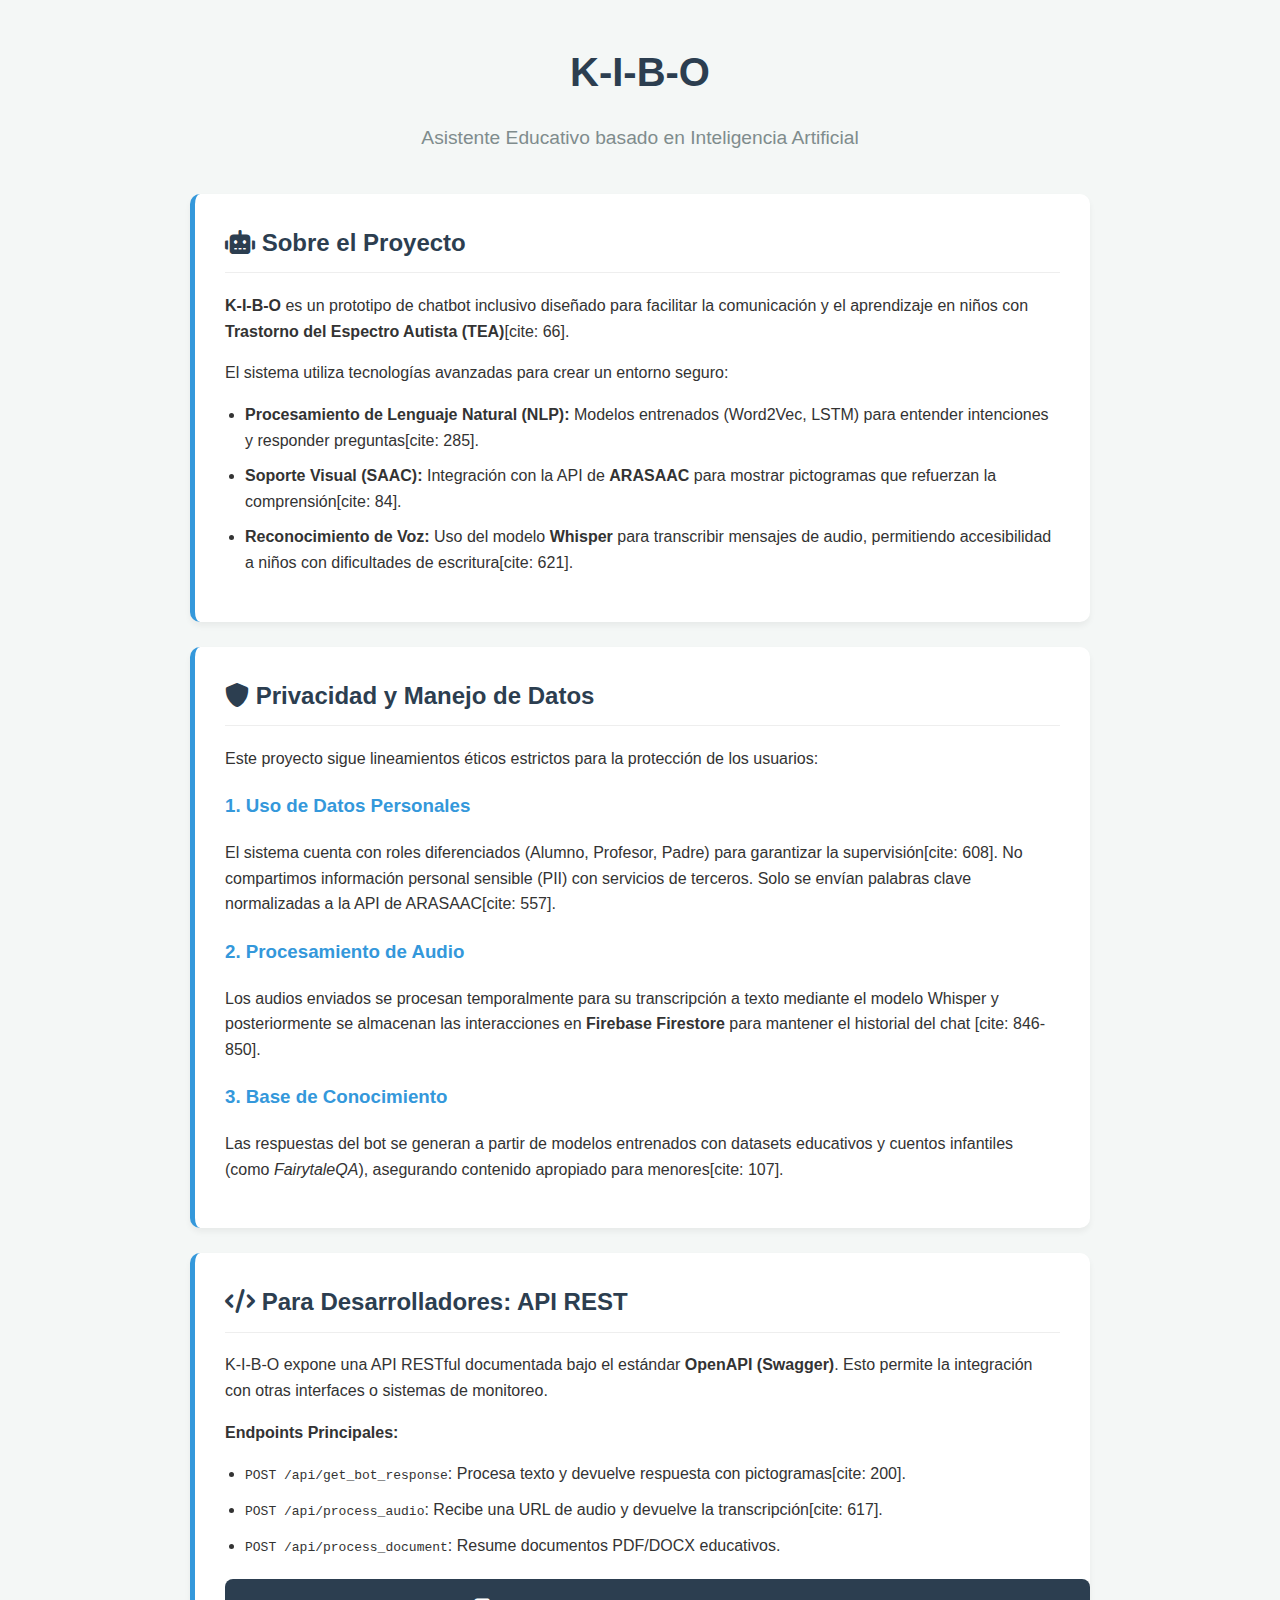
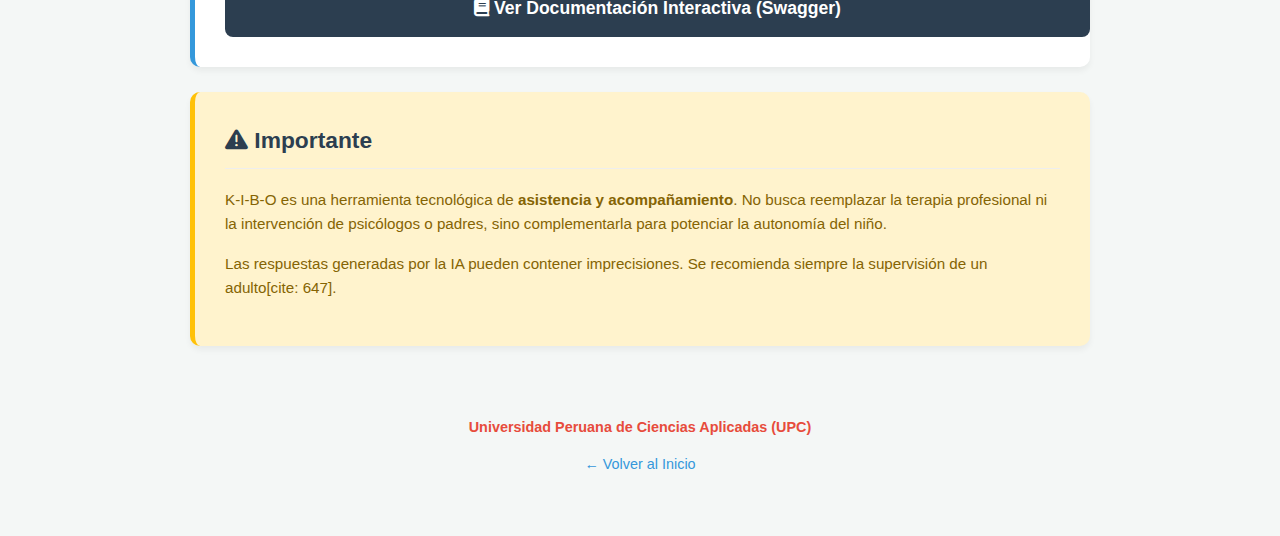
<file: templates/tos.html>
<!DOCTYPE html>
<html lang="es">
<head>
    <meta charset="UTF-8">
    <meta name="viewport" content="width=device-width, initial-scale=1.0">
    <title>Información Legal y API - K-I-B-O</title>
    <link rel="stylesheet" href="https://cdnjs.cloudflare.com/ajax/libs/font-awesome/6.0.0/css/all.min.css">
    <style>
        :root {
            --primary-color: #2c3e50;
            --accent-color: #3498db;
            --bg-color: #f4f7f6;
            --card-bg: #ffffff;
            --text-color: #333;
        }

        body {
            font-family: 'Segoe UI', Tahoma, Geneva, Verdana, sans-serif;
            line-height: 1.6;
            color: var(--text-color);
            background-color: var(--bg-color);
            margin: 0;
            padding: 0;
        }

        .container {
            max-width: 900px;
            margin: 40px auto;
            padding: 0 20px;
        }

        header {
            text-align: center;
            margin-bottom: 40px;
        }

        header h1 {
            font-size: 2.5em;
            color: var(--primary-color);
            margin-bottom: 10px;
        }

        header p {
            font-size: 1.2em;
            color: #7f8c8d;
        }

        .card {
            background: var(--card-bg);
            border-radius: 10px;
            padding: 30px;
            margin-bottom: 25px;
            box-shadow: 0 4px 6px rgba(0,0,0,0.05);
            border-left: 5px solid var(--accent-color);
        }

        h2 {
            color: var(--primary-color);
            margin-top: 0;
            border-bottom: 1px solid #eee;
            padding-bottom: 10px;
        }

        h3 {
            color: var(--accent-color);
            margin-top: 20px;
        }

        ul, ol {
            padding-left: 20px;
        }

        li {
            margin-bottom: 10px;
        }

        .api-btn {
            display: block;
            width: 100%;
            text-align: center;
            background-color: var(--primary-color);
            color: white;
            padding: 15px;
            text-decoration: none;
            border-radius: 8px;
            font-weight: bold;
            font-size: 1.1em;
            transition: background 0.3s;
            margin-top: 20px;
        }

        .api-btn:hover {
            background-color: var(--accent-color);
        }

        .disclaimer {
            background-color: #fff3cd;
            color: #856404;
            border-left-color: #ffc107;
            font-size: 0.95em;
        }

        footer {
            text-align: center;
            margin-top: 50px;
            padding: 20px;
            color: #bdc3c7;
            font-size: 0.9em;
        }
        
        .logo-upc {
            font-weight: bold;
            color: #e74c3c;
        }
    </style>
</head>
<body>

    <div class="container">
        <header>
            <h1>K-I-B-O</h1>
            <p>Asistente Educativo basado en Inteligencia Artificial</p>
        </header>

        <div class="card">
            <h2><i class="fas fa-robot"></i> Sobre el Proyecto</h2>
            <p>
                <strong>K-I-B-O</strong> es un prototipo de chatbot inclusivo diseñado para facilitar la comunicación y el aprendizaje en niños con <strong>Trastorno del Espectro Autista (TEA)</strong>[cite: 66].
            </p>
            <p>El sistema utiliza tecnologías avanzadas para crear un entorno seguro:</p>
            <ul>
                <li><strong>Procesamiento de Lenguaje Natural (NLP):</strong> Modelos entrenados (Word2Vec, LSTM) para entender intenciones y responder preguntas[cite: 285].</li>
                <li><strong>Soporte Visual (SAAC):</strong> Integración con la API de <strong>ARASAAC</strong> para mostrar pictogramas que refuerzan la comprensión[cite: 84].</li>
                <li><strong>Reconocimiento de Voz:</strong> Uso del modelo <strong>Whisper</strong> para transcribir mensajes de audio, permitiendo accesibilidad a niños con dificultades de escritura[cite: 621].</li>
            </ul>
        </div>

        <div class="card">
            <h2><i class="fas fa-shield-alt"></i> Privacidad y Manejo de Datos</h2>
            <p>Este proyecto sigue lineamientos éticos estrictos para la protección de los usuarios:</p>
            
            <h3>1. Uso de Datos Personales</h3>
            <p>El sistema cuenta con roles diferenciados (Alumno, Profesor, Padre) para garantizar la supervisión[cite: 608]. No compartimos información personal sensible (PII) con servicios de terceros. Solo se envían palabras clave normalizadas a la API de ARASAAC[cite: 557].</p>

            <h3>2. Procesamiento de Audio</h3>
            <p>Los audios enviados se procesan temporalmente para su transcripción a texto mediante el modelo Whisper y posteriormente se almacenan las interacciones en <strong>Firebase Firestore</strong> para mantener el historial del chat [cite: 846-850].</p>

            <h3>3. Base de Conocimiento</h3>
            <p>Las respuestas del bot se generan a partir de modelos entrenados con datasets educativos y cuentos infantiles (como <em>FairytaleQA</em>), asegurando contenido apropiado para menores[cite: 107].</p>
        </div>

        <div class="card">
            <h2><i class="fas fa-code"></i> Para Desarrolladores: API REST</h2>
            <p>K-I-B-O expone una API RESTful documentada bajo el estándar <strong>OpenAPI (Swagger)</strong>. Esto permite la integración con otras interfaces o sistemas de monitoreo.</p>
            
            <p><strong>Endpoints Principales:</strong></p>
            <ul>
                <li><code>POST /api/get_bot_response</code>: Procesa texto y devuelve respuesta con pictogramas[cite: 200].</li>
                <li><code>POST /api/process_audio</code>: Recibe una URL de audio y devuelve la transcripción[cite: 617].</li>
                <li><code>POST /api/process_document</code>: Resume documentos PDF/DOCX educativos.</li>
            </ul>

            <a href="/apidocs/" class="api-btn" target="_blank">
                <i class="fas fa-book"></i> Ver Documentación Interactiva (Swagger)
            </a>
        </div>

        <div class="card disclaimer">
            <h2><i class="fas fa-exclamation-triangle"></i> Importante</h2>
            <p>
                K-I-B-O es una herramienta tecnológica de <strong>asistencia y acompañamiento</strong>. No busca reemplazar la terapia profesional ni la intervención de psicólogos o padres, sino complementarla para potenciar la autonomía del niño.
            </p>
            <p>
                Las respuestas generadas por la IA pueden contener imprecisiones. Se recomienda siempre la supervisión de un adulto[cite: 647].
            </p>
        </div>

        <footer>
            <span class="logo-upc">Universidad Peruana de Ciencias Aplicadas (UPC)</span></p>
            <a href="/" style="color: #3498db; text-decoration: none;">&larr; Volver al Inicio</a>
        </footer>
    </div>

</body>
</html>
</file>
